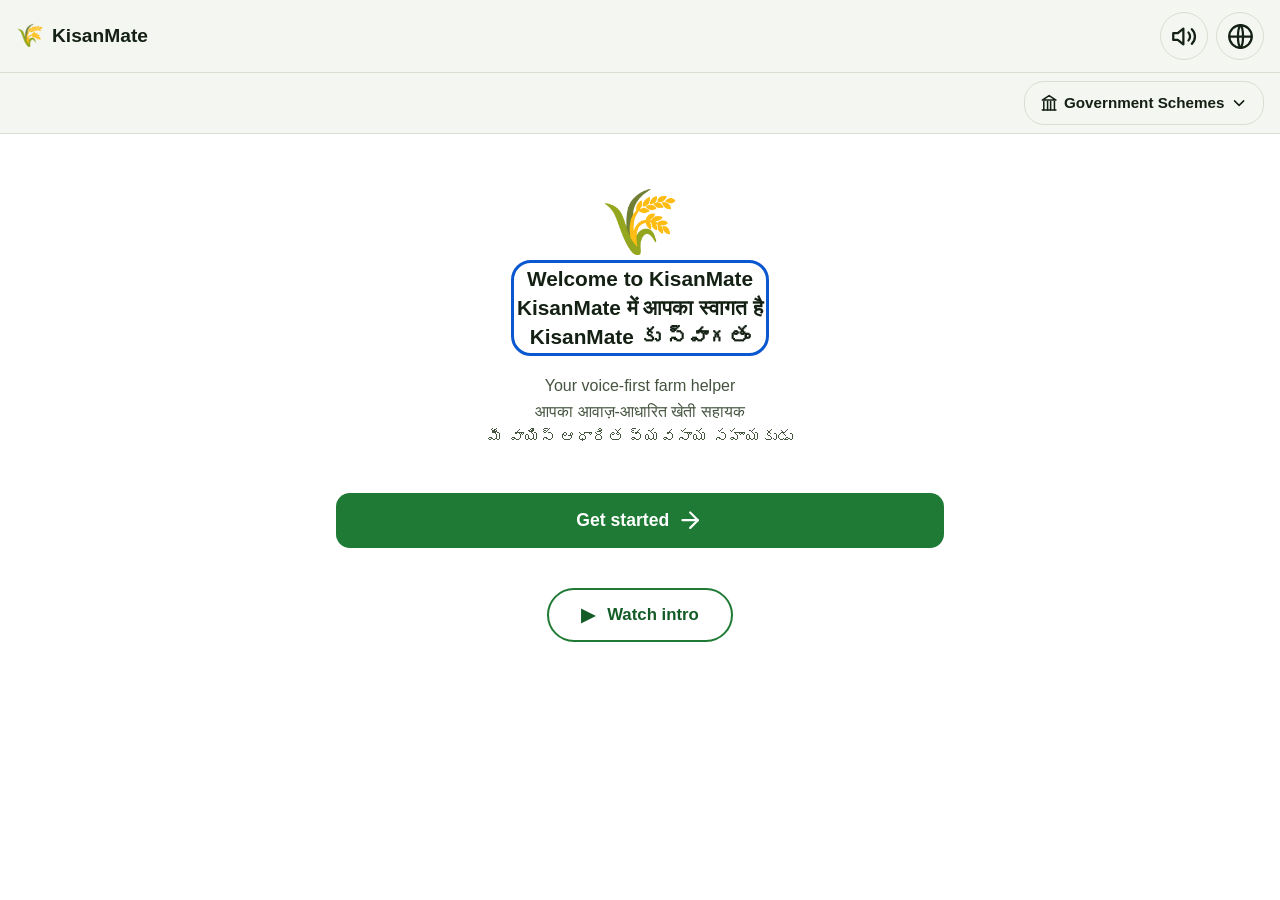
<file: static/index.html>
<!doctype html>
<html lang="en">
<head>
<meta charset="utf-8">
<meta name="viewport" content="width=device-width, initial-scale=1, viewport-fit=cover">
<meta name="theme-color" content="#1E7A34">
<title>KisanMate</title>
<link rel="icon" href="data:image/svg+xml,%3Csvg xmlns='http://www.w3.org/2000/svg' viewBox='0 0 100 100'%3E%3Ctext y='.9em' font-size='90'%3E%F0%9F%8C%BE%3C/text%3E%3C/svg%3E">
<link rel="stylesheet" href="/static/css/styles.css">
</head>
<body>
<a class="skip-link" href="#main-content" data-i18n="skipToContent">Skip to main content</a>

<svg xmlns="http://www.w3.org/2000/svg" class="icon-sprite" aria-hidden="true" focusable="false">
  <symbol id="icon-mic" viewBox="0 0 24 24" fill="none" stroke="currentColor" stroke-width="2" stroke-linecap="round" stroke-linejoin="round">
    <path d="M12 1a3 3 0 0 0-3 3v8a3 3 0 0 0 6 0V4a3 3 0 0 0-3-3z"/>
    <path d="M19 10v1a7 7 0 0 1-14 0v-1"/>
    <line x1="12" y1="18" x2="12" y2="22"/>
    <line x1="8" y1="22" x2="16" y2="22"/>
  </symbol>
  <symbol id="icon-camera" viewBox="0 0 24 24" fill="none" stroke="currentColor" stroke-width="2" stroke-linecap="round" stroke-linejoin="round">
    <path d="M23 19a2 2 0 0 1-2 2H3a2 2 0 0 1-2-2V8a2 2 0 0 1 2-2h4l2-3h6l2 3h4a2 2 0 0 1 2 2z"/>
    <circle cx="12" cy="13" r="4"/>
  </symbol>
  <symbol id="icon-sprout" viewBox="0 0 24 24" fill="none" stroke="currentColor" stroke-width="2" stroke-linecap="round" stroke-linejoin="round">
    <path d="M12 21c-4-1-7-4-7-9 0-4 3-8 7-10 4 2 7 6 7 10 0 5-3 8-7 9z"/>
    <line x1="12" y1="21" x2="12" y2="9"/>
  </symbol>
  <symbol id="icon-bell" viewBox="0 0 24 24" fill="none" stroke="currentColor" stroke-width="2" stroke-linecap="round" stroke-linejoin="round">
    <path d="M18 8a6 6 0 0 0-12 0c0 7-3 9-3 9h18s-3-2-3-9"/>
    <path d="M13.73 21a2 2 0 0 1-3.46 0"/>
  </symbol>
  <symbol id="icon-globe" viewBox="0 0 24 24" fill="none" stroke="currentColor" stroke-width="2" stroke-linecap="round" stroke-linejoin="round">
    <circle cx="12" cy="12" r="10"/>
    <line x1="2" y1="12" x2="22" y2="12"/>
    <path d="M12 2c3 3 3 17 0 20"/>
    <path d="M12 2c-3 3-3 17 0 20"/>
  </symbol>
  <symbol id="icon-speaker" viewBox="0 0 24 24" fill="none" stroke="currentColor" stroke-width="2" stroke-linecap="round" stroke-linejoin="round">
    <path d="M11 5 6 9H2v6h4l5 4z"/>
    <path d="M15.5 8.5a5 5 0 0 1 0 7"/>
    <path d="M18.5 5.5a9 9 0 0 1 0 13"/>
  </symbol>
  <symbol id="icon-speaker-mute" viewBox="0 0 24 24" fill="none" stroke="currentColor" stroke-width="2" stroke-linecap="round" stroke-linejoin="round">
    <path d="M11 5 6 9H2v6h4l5 4z"/>
    <line x1="16" y1="9" x2="22" y2="15"/>
    <line x1="22" y1="9" x2="16" y2="15"/>
  </symbol>
  <symbol id="icon-refresh" viewBox="0 0 24 24" fill="none" stroke="currentColor" stroke-width="2" stroke-linecap="round" stroke-linejoin="round">
    <path d="M21 12a9 9 0 1 1-3-6.7"/>
    <polyline points="21 3 21 9 15 9"/>
  </symbol>
  <symbol id="icon-flag" viewBox="0 0 24 24" fill="none" stroke="currentColor" stroke-width="2" stroke-linecap="round" stroke-linejoin="round">
    <path d="M4 3v18"/>
    <path d="M4 4h15l-3 5 3 5H4"/>
  </symbol>
  <symbol id="icon-check-circle" viewBox="0 0 24 24" fill="none" stroke="currentColor" stroke-width="2" stroke-linecap="round" stroke-linejoin="round">
    <circle cx="12" cy="12" r="10"/>
    <polyline points="8 12 11 15 16 9"/>
  </symbol>
  <symbol id="icon-alert-triangle" viewBox="0 0 24 24" fill="none" stroke="currentColor" stroke-width="2" stroke-linecap="round" stroke-linejoin="round">
    <path d="M12 2 1 21h22z"/>
    <line x1="12" y1="9" x2="12" y2="13"/>
    <line x1="12" y1="17" x2="12.01" y2="17"/>
  </symbol>
  <symbol id="icon-alert-octagon" viewBox="0 0 24 24" fill="none" stroke="currentColor" stroke-width="2" stroke-linecap="round" stroke-linejoin="round">
    <polygon points="7.86 2 16.14 2 22 7.86 22 16.14 16.14 22 7.86 22 2 16.14 2 7.86"/>
    <line x1="12" y1="8" x2="12" y2="12"/>
    <line x1="12" y1="16" x2="12.01" y2="16"/>
  </symbol>
  <symbol id="icon-info-circle" viewBox="0 0 24 24" fill="none" stroke="currentColor" stroke-width="2" stroke-linecap="round" stroke-linejoin="round">
    <circle cx="12" cy="12" r="10"/>
    <line x1="12" y1="16" x2="12" y2="12"/>
    <line x1="12" y1="8" x2="12.01" y2="8"/>
  </symbol>
  <symbol id="icon-spinner" viewBox="0 0 24 24" fill="none" stroke="currentColor" stroke-width="2" stroke-linecap="round">
    <circle cx="12" cy="12" r="10" opacity="0.25"/>
    <path d="M12 2a10 10 0 0 1 10 10"/>
  </symbol>
  <symbol id="icon-home" viewBox="0 0 24 24" fill="none" stroke="currentColor" stroke-width="2" stroke-linecap="round" stroke-linejoin="round">
    <path d="M3 11l9-8 9 8"/>
    <path d="M5 10v10h14V10"/>
  </symbol>
  <symbol id="icon-arrow-right" viewBox="0 0 24 24" fill="none" stroke="currentColor" stroke-width="2" stroke-linecap="round" stroke-linejoin="round">
    <line x1="5" y1="12" x2="19" y2="12"/>
    <polyline points="12 5 19 12 12 19"/>
  </symbol>
  <symbol id="icon-phone" viewBox="0 0 24 24" fill="none" stroke="currentColor" stroke-width="2" stroke-linecap="round" stroke-linejoin="round">
    <path d="M22 16.9v3a2 2 0 0 1-2.2 2 19.8 19.8 0 0 1-8.6-3.1 19.5 19.5 0 0 1-6-6A19.8 19.8 0 0 1 2.1 4.2 2 2 0 0 1 4.1 2h3a2 2 0 0 1 2 1.7c.1.9.3 1.8.6 2.6a2 2 0 0 1-.5 2.1L8.1 9.6a16 16 0 0 0 6 6l1.2-1.2a2 2 0 0 1 2.1-.5c.8.3 1.7.5 2.6.6a2 2 0 0 1 1.7 2z"/>
  </symbol>
  <symbol id="icon-logout" viewBox="0 0 24 24" fill="none" stroke="currentColor" stroke-width="2" stroke-linecap="round" stroke-linejoin="round">
    <path d="M9 21H5a2 2 0 0 1-2-2V5a2 2 0 0 1 2-2h4"/>
    <polyline points="16 17 21 12 16 7"/>
    <line x1="21" y1="12" x2="9" y2="12"/>
  </symbol>
  <symbol id="icon-user" viewBox="0 0 24 24" fill="none" stroke="currentColor" stroke-width="2" stroke-linecap="round" stroke-linejoin="round">
    <path d="M20 21v-2a4 4 0 0 0-4-4H8a4 4 0 0 0-4 4v2"/>
    <circle cx="12" cy="7" r="4"/>
  </symbol>
  <symbol id="icon-pin" viewBox="0 0 24 24" fill="none" stroke="currentColor" stroke-width="2" stroke-linecap="round" stroke-linejoin="round">
    <path d="M21 10c0 7-9 13-9 13s-9-6-9-13a9 9 0 0 1 18 0z"/>
    <circle cx="12" cy="10" r="3"/>
  </symbol>
  <symbol id="icon-plus" viewBox="0 0 24 24" fill="none" stroke="currentColor" stroke-width="2" stroke-linecap="round" stroke-linejoin="round">
    <line x1="12" y1="5" x2="12" y2="19"/>
    <line x1="5" y1="12" x2="19" y2="12"/>
  </symbol>
  <symbol id="icon-x" viewBox="0 0 24 24" fill="none" stroke="currentColor" stroke-width="2" stroke-linecap="round" stroke-linejoin="round">
    <line x1="18" y1="6" x2="6" y2="18"/>
    <line x1="6" y1="6" x2="18" y2="18"/>
  </symbol>
  <symbol id="icon-bank" viewBox="0 0 24 24" fill="none" stroke="currentColor" stroke-width="2" stroke-linecap="round" stroke-linejoin="round">
    <line x1="3" y1="21" x2="21" y2="21"/>
    <line x1="5" y1="21" x2="5" y2="10"/>
    <line x1="10" y1="21" x2="10" y2="10"/>
    <line x1="14" y1="21" x2="14" y2="10"/>
    <line x1="19" y1="21" x2="19" y2="10"/>
    <polygon points="12 2 21 8 3 8"/>
  </symbol>
  <symbol id="icon-chevron-down" viewBox="0 0 24 24" fill="none" stroke="currentColor" stroke-width="2" stroke-linecap="round" stroke-linejoin="round">
    <polyline points="6 9 12 15 18 9"/>
  </symbol>
</svg>

<header class="app-header">
  <div class="app-header-brand">
    <span class="app-header-emoji" aria-hidden="true">🌾</span>
    <span class="app-header-title" data-i18n="appName">KisanMate</span>
  </div>
  <div class="app-header-actions">
    <button type="button" id="mute-tts-btn" class="icon-btn" aria-pressed="false" aria-label="Mute voice replies">
      <svg class="icon" aria-hidden="true"><use id="mute-tts-icon" href="#icon-speaker"></use></svg>
    </button>
    <button type="button" id="change-language-btn" class="icon-btn" data-i18n-aria="changeLanguage" aria-label="Change language">
      <svg class="icon" aria-hidden="true"><use href="#icon-globe"></use></svg>
    </button>
    <button type="button" id="open-profile-btn" class="icon-btn" data-i18n-aria="profileTitle" aria-label="Your profile" hidden>
      <svg class="icon" aria-hidden="true"><use href="#icon-user"></use></svg>
    </button>
  </div>
</header>

<!-- Small, independent navigation dropdown to government farmer schemes. Purely
     informational (opens official scheme sites in a new tab); does not touch
     voice/mic state or any screen routing. -->
<div class="govt-schemes-bar">
  <div class="govt-schemes-dropdown">
    <button type="button" id="govt-schemes-btn" class="govt-schemes-btn"
            aria-haspopup="true" aria-expanded="false" aria-controls="govt-schemes-menu">
      <svg class="icon" aria-hidden="true"><use href="#icon-bank"></use></svg>
      <span data-i18n="govtSchemes">Government Schemes</span>
      <svg class="icon govt-schemes-chevron" aria-hidden="true"><use href="#icon-chevron-down"></use></svg>
    </button>
    <ul id="govt-schemes-menu" class="govt-schemes-menu" role="menu" hidden
        aria-labelledby="govt-schemes-btn" data-i18n-aria="govtSchemesMenuLabel" aria-label="Government schemes menu">
      <li role="none">
        <a role="menuitem" class="govt-scheme-link" href="https://pmkisan.gov.in/" target="_blank" rel="noopener noreferrer" data-i18n="govtSchemePmKisan">PM-KISAN (Kisan Nidhi)</a>
      </li>
      <li role="none">
        <a role="menuitem" class="govt-scheme-link" href="https://pmfby.gov.in/" target="_blank" rel="noopener noreferrer" data-i18n="govtSchemePmfby">Crop Insurance (Kisan Beema)</a>
      </li>
      <li role="none">
        <a role="menuitem" class="govt-scheme-link" href="https://soilhealth.dac.gov.in/" target="_blank" rel="noopener noreferrer" data-i18n="govtSchemeSoilHealth">Soil Health Card</a>
      </li>
    </ul>
  </div>
</div>

<main id="main-content">
  <!-- Screen 0: welcome / landing -->
  <section id="screen-welcome" aria-labelledby="welcome-heading">
    <div class="welcome-hero">
      <span class="welcome-emoji" aria-hidden="true">🌾</span>
      <h1 id="welcome-heading" class="multi-script-heading">
        <span lang="en">Welcome to KisanMate</span>
        <span lang="hi">KisanMate में आपका स्वागत है</span>
        <span lang="te">KisanMate కు స్వాగతం</span>
      </h1>
      <p class="welcome-sub multi-script-sub">
        <span lang="en">Your voice-first farm helper</span>
        <span lang="hi">आपका आवाज़-आधारित खेती सहायक</span>
        <span lang="te">మీ వాయిస్ ఆధారిత వ్యవసాయ సహాయకుడు</span>
      </p>
    </div>
    <button type="button" id="welcome-start-btn" class="btn btn-primary btn-block">
      <span data-i18n="getStarted">Get started</span>
      <svg class="icon" aria-hidden="true"><use href="#icon-arrow-right"></use></svg>
    </button>
    <button type="button" id="watch-intro-btn-welcome" class="demo-launch demo-launch-secondary">
      <span class="demo-launch-icon" aria-hidden="true">▶</span>
      <span data-i18n="watchIntro">Watch intro</span>
    </button>
  </section>

  <!-- Screen 1: language picker -->
  <section id="screen-language" hidden aria-labelledby="language-heading">
    <h1 id="language-heading" class="multi-script-heading">
      <span lang="en">Choose your language</span>
      <span lang="hi">अपनी भाषा चुनें</span>
      <span lang="te">మీ భాషను ఎంచుకోండి</span>
    </h1>
    <div class="lang-grid">
      <button type="button" class="lang-card" data-lang="en" lang="en">
        <span class="lang-card-emoji" aria-hidden="true">🌐</span>
        <span class="lang-card-name">English</span>
      </button>
      <button type="button" class="lang-card" data-lang="hi" lang="hi">
        <span class="lang-card-emoji" aria-hidden="true">🌐</span>
        <span class="lang-card-name">हिंदी</span>
      </button>
      <button type="button" class="lang-card" data-lang="te" lang="te">
        <span class="lang-card-emoji" aria-hidden="true">🌐</span>
        <span class="lang-card-name">తెలుగు</span>
      </button>
    </div>
    <button type="button" id="language-next-btn" class="btn btn-primary btn-block" data-i18n-aria="continueLabel" disabled>
      <span data-i18n="continueLabel">Continue</span>
      <svg class="icon" aria-hidden="true"><use href="#icon-arrow-right"></use></svg>
    </button>
  </section>

  <!-- Screen 1b: phone entry -->
  <section id="screen-phone" hidden aria-labelledby="phone-heading">
    <h1 id="phone-heading" data-i18n="phoneTitle">Sign in with your phone</h1>
    <p data-i18n="phoneInstruction">Enter your phone number and we'll send you a code.</p>
    <form id="phone-form" novalidate>
      <label class="field-label" for="phone-input" data-i18n="phoneLabel">Phone number</label>
      <div class="phone-input-wrap">
        <span class="phone-prefix" aria-hidden="true">+91</span>
        <input type="tel" id="phone-input" class="text-input" inputmode="numeric"
               autocomplete="tel" maxlength="10" placeholder="10-digit mobile number"
               data-i18n-placeholder="phonePlaceholder">
      </div>
      <p id="phone-hint" class="hint-text" aria-live="polite"></p>
      <button type="submit" id="send-otp-btn" class="btn btn-primary btn-block" data-i18n="sendCode">Send code</button>
    </form>
    <button type="button" id="phone-back-btn" class="btn btn-secondary btn-block" data-i18n="back">Back</button>
    <div class="login-links">
      <button type="button" id="watch-intro-btn" class="link-btn" data-i18n="watchIntro">Watch intro</button>
      <a href="/admin" class="link-btn" data-i18n="officerSignIn">RSK officer sign-in</a>
    </div>
  </section>

  <!-- Screen 1c: OTP entry -->
  <section id="screen-otp" hidden aria-labelledby="otp-heading">
    <h1 id="otp-heading" data-i18n="otpTitle">Enter the code</h1>
    <p id="otp-sent-to" class="text-muted"></p>
    <div id="demo-otp-banner" class="demo-otp-banner" aria-live="polite">
      <span data-i18n="demoOtpLabel">Demo OTP</span>: <span id="demo-otp-code" class="demo-otp-code"></span>
    </div>
    <form id="otp-form" novalidate>
      <label class="field-label" for="otp-input" data-i18n="otpLabel">4-digit code</label>
      <input type="text" id="otp-input" class="text-input otp-input" inputmode="numeric"
             autocomplete="one-time-code" maxlength="4" placeholder="––––">
      <p id="otp-hint" class="hint-text" aria-live="polite"></p>
      <button type="submit" id="verify-otp-btn" class="btn btn-primary btn-block" data-i18n="verifyCode">Verify &amp; continue</button>
    </form>
    <button type="button" id="otp-back-btn" class="btn btn-secondary btn-block" data-i18n="changeNumber">Change number</button>
  </section>

  <!-- Screen 1d: profile setup wizard (new farmers) -->
  <section id="screen-profile-setup" hidden aria-labelledby="setup-heading">
    <h1 id="setup-heading" data-i18n="setupTitle">Let's set up your farm</h1>
    <div class="setup-progress" aria-hidden="true"><span id="setup-progress-fill"></span></div>
    <p id="setup-step-label" class="text-muted" aria-live="polite"></p>

    <!-- Step 1: location -->
    <div id="setup-step-location" class="setup-step">
      <h2 data-i18n="locationQuestion">Where is your farm?</h2>
      <p class="text-muted" data-i18n="locationHelp">We use this to warn you about risks near you.</p>
      <button type="button" id="setup-use-location-btn" class="btn btn-primary btn-block">
        <svg class="icon" aria-hidden="true"><use href="#icon-pin"></use></svg>
        <span data-i18n="useMyLocation">Use my location</span>
      </button>
      <p id="setup-location-status" class="location-status" aria-live="polite"></p>
      <label class="field-label" for="setup-place-input" data-i18n="districtLabel">Or type your village / town / district</label>
      <div class="place-search">
        <input id="setup-place-input" class="text-input" type="text" autocomplete="off"
               role="combobox" aria-autocomplete="list" aria-expanded="false" aria-controls="setup-place-suggestions"
               data-i18n-placeholder="districtPlaceholder" placeholder="Type a place, e.g. Kanpur">
        <ul id="setup-place-suggestions" class="place-suggestions" role="listbox" hidden></ul>
      </div>
      <button type="button" id="setup-location-next" class="btn btn-secondary btn-block setup-next" data-i18n="next">Next</button>
    </div>

    <!-- Step 2: soil -->
    <div id="setup-step-soil" class="setup-step" hidden>
      <h2 data-i18n="soilQuestion">What is your soil like?</h2>
      <div id="setup-soil-options" class="chip-group chip-group-lg"></div>
      <p id="setup-soil-hint" class="hint-text" aria-live="polite"></p>
      <div class="setup-nav">
        <button type="button" id="setup-soil-back" class="btn btn-secondary" data-i18n="back">Back</button>
        <button type="button" id="setup-soil-next" class="btn btn-primary" data-i18n="next">Next</button>
      </div>
    </div>

    <!-- Step 3: crops -->
    <div id="setup-step-crops" class="setup-step" hidden>
      <h2 data-i18n="cropsQuestion">What are you growing now?</h2>
      <p class="text-muted" data-i18n="currentCropsHelp">Add each crop and the date you planted it.</p>
      <div id="setup-crops-list" class="crops-editor"></div>
      <button type="button" id="setup-add-crop" class="btn btn-secondary btn-block">
        <svg class="icon" aria-hidden="true"><use href="#icon-plus"></use></svg>
        <span data-i18n="addCrop">Add a crop</span>
      </button>
      <p id="setup-crops-hint" class="hint-text" aria-live="polite"></p>
      <div class="setup-nav">
        <button type="button" id="setup-crops-back" class="btn btn-secondary" data-i18n="back">Back</button>
        <button type="button" id="setup-finish-btn" class="btn btn-primary" data-i18n="finishSetup">Finish</button>
      </div>
    </div>
  </section>

  <!-- Screen 1e: profile page (editable, reachable any time) -->
  <section id="screen-profile" hidden aria-labelledby="profile-heading">
    <h1 id="profile-heading" data-i18n="profileTitle">Your profile</h1>

    <form id="profile-form" novalidate>
      <fieldset class="option-fieldset">
        <legend data-i18n="languageLabel">Language</legend>
        <div id="profile-lang-options" class="chip-group"></div>
      </fieldset>

      <fieldset class="option-fieldset">
        <legend data-i18n="locationLabel">Location</legend>
        <button type="button" id="profile-use-location-btn" class="btn btn-secondary btn-block">
          <svg class="icon" aria-hidden="true"><use href="#icon-pin"></use></svg>
          <span data-i18n="useMyLocation">Use my location</span>
        </button>
        <p id="profile-location-status" class="location-status" aria-live="polite"></p>
        <label class="field-label" for="profile-place-input" data-i18n="districtLabel">Or type your village / town / district</label>
        <div class="place-search">
          <input id="profile-place-input" class="text-input" type="text" autocomplete="off"
                 role="combobox" aria-autocomplete="list" aria-expanded="false" aria-controls="profile-place-suggestions"
                 data-i18n-placeholder="districtPlaceholder" placeholder="Type a place, e.g. Kanpur">
          <ul id="profile-place-suggestions" class="place-suggestions" role="listbox" hidden></ul>
        </div>
      </fieldset>

      <fieldset class="option-fieldset">
        <legend data-i18n="soilLabel">Soil type</legend>
        <div id="profile-soil-options" class="chip-group chip-group-lg"></div>
      </fieldset>

      <fieldset class="option-fieldset">
        <legend data-i18n="currentCropsLabel">Your crops</legend>
        <div id="profile-crops-list" class="crops-editor"></div>
        <button type="button" id="profile-add-crop" class="btn btn-secondary btn-block">
          <svg class="icon" aria-hidden="true"><use href="#icon-plus"></use></svg>
          <span data-i18n="addCrop">Add a crop</span>
        </button>
      </fieldset>

      <p id="profile-hint" class="hint-text" aria-live="polite"></p>
      <button type="submit" id="profile-save-btn" class="btn btn-primary btn-block" data-i18n="saveProfile">Save changes</button>
    </form>

    <button type="button" id="sign-out-btn" class="btn btn-outline btn-block">
      <svg class="icon" aria-hidden="true"><use href="#icon-logout"></use></svg>
      <span data-i18n="signOut">Sign out</span>
    </button>

    <div class="profile-demo">
      <h2 class="profile-demo-title" data-i18n="demoSectionTitle">Demo</h2>
      <div class="demo-launch-group">
        <button type="button" id="watch-intro-btn-profile" class="demo-launch">
          <span class="demo-launch-icon" aria-hidden="true">▶</span>
          <span data-i18n="watchIntro">Watch intro</span>
        </button>
        <button type="button" id="reset-demo-btn" class="demo-reset" data-i18n="resetDemo">Reset demo data</button>
      </div>
    </div>
  </section>

  <!-- Screen 2: home -->
  <section id="screen-home" hidden aria-labelledby="home-heading">
    <h1 id="home-heading" data-i18n="homeGreeting">Welcome</h1>
    <p class="tagline" data-i18n="assistantWelcome">🙏 Namaste — how can I help you today?</p>

    <!-- Proactive cycle-based reminders, computed on load from planting dates -->
    <section id="reminders-card" class="reminders-card" hidden aria-labelledby="reminders-heading">
      <h2 id="reminders-heading" class="reminders-heading">
        <span class="reminders-emoji" aria-hidden="true">🔔</span>
        <span data-i18n="remindersTitle">Reminders for you</span>
      </h2>
      <ul id="reminders-list" class="reminders-list"></ul>
    </section>

    <div class="mic-wrap">
      <button type="button" id="mic-btn" class="mic-btn" aria-pressed="false" aria-labelledby="mic-status-text">
        <svg class="icon icon-lg" aria-hidden="true"><use href="#icon-mic"></use></svg>
      </button>
      <p id="mic-status-text" class="mic-status-text" data-i18n="tapAndSpeak">Tap and speak</p>
      <p id="mic-hint" class="mic-hint" aria-live="polite"></p>
    </div>

    <form id="assistant-text-form" class="recommend-text-form" novalidate>
      <label class="field-label" for="assistant-text-input" data-i18n="orTypeQuestion">Or type your question</label>
      <input type="text" id="assistant-text-input" class="text-input" autocomplete="off"
             data-i18n-placeholder="assistantQuestionPlaceholder" placeholder="e.g. what should I grow after tomatoes?">
      <button type="submit" id="assistant-ask-btn" class="btn btn-primary btn-block" data-i18n="askBtn">Ask</button>
    </form>

    <div id="assistant-chips" class="assistant-chips">
      <button type="button" class="example-chip" data-chip="chipGrow" data-i18n="chipGrow">What should I grow?</button>
      <button type="button" class="example-chip" data-chip="chipMandi" data-i18n="chipMandi">Today's tomato price</button>
      <button type="button" class="example-chip" data-chip="chipFertilizer" data-i18n="chipFertilizer">Which fertiliser for my crop?</button>
      <button type="button" class="example-chip" data-chip="chipWeather" data-i18n="chipWeather">Will it rain this week?</button>
    </div>

    <div id="assistant-thinking" hidden class="thinking-state">
      <svg class="icon icon-lg spinner-icon" aria-hidden="true"><use href="#icon-spinner"></use></svg>
      <p data-i18n="thinking">Thinking...</p>
    </div>

    <div id="assistant-answer" hidden class="result-card" aria-live="polite">
      <p id="assistant-question" class="recommend-question" hidden></p>
      <p id="assistant-answer-text"></p>
      <ul id="assistant-citations" class="assistant-citations" hidden></ul>
      <div class="result-actions">
        <button type="button" id="assistant-play-btn" class="btn btn-secondary">
          <svg class="icon" aria-hidden="true"><use href="#icon-speaker"></use></svg>
          <span data-i18n="playAudio">Play</span>
        </button>
        <button type="button" id="assistant-ask-again-btn" class="btn btn-secondary" data-i18n="askAgain">Ask again</button>
      </div>
    </div>

    <div class="home-actions">
      <button type="button" id="go-diagnose-btn" class="action-card">
        <svg class="icon icon-md" aria-hidden="true"><use href="#icon-camera"></use></svg>
        <span class="action-card-title" data-i18n="diagnoseCardTitle">Diagnose my crop</span>
        <span class="action-card-sub" data-i18n="diagnoseCardSub">Take a photo of your plant</span>
      </button>
    </div>
  </section>

  <!-- Screen 3: diagnose -->
  <section id="screen-diagnose" hidden aria-labelledby="diagnose-heading">
    <h1 id="diagnose-heading" data-i18n="diagnoseCardTitle">Diagnose my crop</h1>

    <div id="diagnose-body" aria-live="polite">
      <div id="diagnose-capture">
        <p data-i18n="diagnoseInstruction">Take or choose a clear photo of the leaf</p>

        <div id="capture-choices" class="capture-choices">
          <button type="button" id="open-camera-btn" class="file-btn">
            <svg class="icon" aria-hidden="true"><use href="#icon-camera"></use></svg>
            <span data-i18n="takePhoto">Take photo</span>
          </button>
          <input type="file" id="photo-input" accept="image/*" class="visually-hidden-input">
          <label for="photo-input" class="file-btn">
            <svg class="icon" aria-hidden="true"><use href="#icon-sprout"></use></svg>
            <span data-i18n="uploadPhoto">Upload</span>
          </label>
        </div>

        <div id="camera-view" class="camera-view" hidden>
          <video id="camera-video" class="camera-video" autoplay playsinline muted
                 data-i18n-aria="cameraLivePreview" aria-label="Live camera preview"></video>
          <div class="camera-actions">
            <button type="button" id="capture-photo-btn" class="btn btn-primary">
              <svg class="icon" aria-hidden="true"><use href="#icon-camera"></use></svg>
              <span data-i18n="capturePhoto">Capture</span>
            </button>
            <button type="button" id="cancel-camera-btn" class="btn btn-secondary" data-i18n="cancel">Cancel</button>
          </div>
        </div>
        <canvas id="camera-canvas" hidden></canvas>

        <div id="photo-preview-wrap" hidden>
          <img id="photo-preview" alt="" data-i18n-alt="photoPreviewAlt" class="photo-preview">
          <button type="button" id="change-photo-btn" class="btn btn-secondary" data-i18n="changePhoto">Choose a different photo</button>
        </div>

        <button type="button" id="submit-diagnose-btn" class="btn btn-primary btn-block" disabled data-i18n="submitDiagnose">Check my crop</button>
      </div>

      <div id="diagnose-thinking" hidden class="thinking-state">
        <svg class="icon icon-lg spinner-icon" aria-hidden="true"><use href="#icon-spinner"></use></svg>
        <p data-i18n="thinking">Thinking...</p>
        <p class="text-muted" data-i18n="thinkingSub">This can take a few seconds</p>
      </div>

      <div id="diagnose-result" hidden class="result-card">
        <div id="result-status-pill" class="status-pill">
          <svg class="icon" aria-hidden="true"><use id="result-status-icon" href="#icon-check-circle"></use></svg>
          <span id="result-status-text"></span>
        </div>
        <h2 id="result-condition" class="result-condition"></h2>

        <div id="confidence-block" class="confidence-block">
          <span class="confidence-label" data-i18n="confidenceLabel">How sure we are</span>
          <div id="confidence-segments" class="segment-row" role="img"></div>
          <span id="confidence-word" class="confidence-word"></span>
        </div>

        <!-- Structured explanation: what / why / what-to-do, rendered cleanly -->
        <div id="result-explanation">
          <div class="explain-block" id="explain-what-block">
            <span class="explain-label" data-i18n="explainWhat">What this is</span>
            <p id="explain-what"></p>
          </div>
          <div class="explain-block" id="explain-why-block">
            <span class="explain-label" data-i18n="explainWhy">Why</span>
            <p id="explain-why"></p>
          </div>
          <div class="explain-block" id="explain-todo-block">
            <span class="explain-label" data-i18n="explainWhatToDo">What to do</span>
            <p id="explain-todo"></p>
          </div>
        </div>
        <!-- Fallback single-paragraph advice (used when no structured explanation) -->
        <div class="advice-block" id="advice-block-fallback" hidden>
          <span class="advice-label" data-i18n="adviceLabel">What to do</span>
          <p id="result-message"></p>
        </div>

        <div class="result-actions">
          <button type="button" id="play-audio-btn" class="btn btn-secondary">
            <svg class="icon" aria-hidden="true"><use href="#icon-speaker"></use></svg>
            <span data-i18n="playAudio">Play</span>
          </button>
          <button type="button" id="new-photo-btn" class="btn btn-secondary">
            <svg class="icon" aria-hidden="true"><use href="#icon-camera"></use></svg>
            <span data-i18n="newPhoto">New Photo</span>
          </button>
        </div>
        <button type="button" id="not-right-btn" class="btn btn-outline btn-block">
          <svg class="icon" aria-hidden="true"><use href="#icon-flag"></use></svg>
          <span data-i18n="notRight">This isn't right</span>
        </button>
        <p id="dispute-thanks" class="dispute-thanks" hidden></p>
      </div>

      <div id="diagnose-error" hidden class="error-state">
        <svg class="icon icon-lg" aria-hidden="true"><use href="#icon-alert-triangle"></use></svg>
        <p id="diagnose-error-msg"></p>
        <button type="button" id="diagnose-retry-btn" class="btn btn-primary">
          <svg class="icon" aria-hidden="true"><use href="#icon-refresh"></use></svg>
          <span data-i18n="retry">Try again</span>
        </button>
      </div>
    </div>
  </section>

  <!-- Screen 4: alerts -->
  <section id="screen-alerts" hidden aria-labelledby="alerts-heading">
    <h1 id="alerts-heading" data-i18n="alertsTitle">Your Alerts</h1>

    <div id="alerts-body" aria-live="polite">
      <div id="alerts-loading" class="thinking-state">
        <svg class="icon icon-lg spinner-icon" aria-hidden="true"><use href="#icon-spinner"></use></svg>
        <p data-i18n="loading">Loading...</p>
      </div>

      <ul id="alerts-list" class="alerts-list" hidden></ul>

      <div id="alerts-empty" hidden class="empty-state">
        <svg class="icon icon-lg" aria-hidden="true"><use href="#icon-check-circle"></use></svg>
        <p data-i18n="alertsEmpty">No alerts right now. We'll let you know if there's a risk near your farm.</p>
      </div>

      <div id="alerts-error" hidden class="error-state">
        <svg class="icon icon-lg" aria-hidden="true"><use href="#icon-alert-triangle"></use></svg>
        <p id="alerts-error-msg"></p>
        <button type="button" id="alerts-retry-btn" class="btn btn-primary">
          <svg class="icon" aria-hidden="true"><use href="#icon-refresh"></use></svg>
          <span data-i18n="retry">Try again</span>
        </button>
      </div>
    </div>
  </section>

  <!-- Screen 5: my reports (past diagnoses + any RSK officer verdict) -->
  <section id="screen-reports" hidden aria-labelledby="reports-heading">
    <h1 id="reports-heading" data-i18n="reportsTitle">Your Reports</h1>

    <div id="reports-body" aria-live="polite">
      <div id="reports-loading" class="thinking-state">
        <svg class="icon icon-lg spinner-icon" aria-hidden="true"><use href="#icon-spinner"></use></svg>
        <p data-i18n="loading">Loading...</p>
      </div>

      <ul id="reports-list" class="alerts-list" hidden></ul>

      <div id="reports-empty" hidden class="empty-state">
        <svg class="icon icon-lg" aria-hidden="true"><use href="#icon-check-circle"></use></svg>
        <p data-i18n="reportsEmpty">You haven't diagnosed a crop yet.</p>
      </div>

      <div id="reports-error" hidden class="error-state">
        <svg class="icon icon-lg" aria-hidden="true"><use href="#icon-alert-triangle"></use></svg>
        <p id="reports-error-msg"></p>
        <button type="button" id="reports-retry-btn" class="btn btn-primary">
          <svg class="icon" aria-hidden="true"><use href="#icon-refresh"></use></svg>
          <span data-i18n="retry">Try again</span>
        </button>
      </div>
    </div>
  </section>

</main>

<nav class="bottom-nav" id="bottom-nav" aria-label="Main" hidden>
  <button type="button" class="nav-btn" data-target="home">
    <svg class="icon" aria-hidden="true"><use href="#icon-home"></use></svg>
    <span data-i18n="navHome">Home</span>
  </button>
  <button type="button" class="nav-btn" data-target="diagnose">
    <svg class="icon" aria-hidden="true"><use href="#icon-camera"></use></svg>
    <span data-i18n="navDiagnose">Diagnose</span>
  </button>
  <button type="button" class="nav-btn" data-target="reports">
    <svg class="icon" aria-hidden="true"><use href="#icon-check-circle"></use></svg>
    <span data-i18n="navReports">Reports</span>
  </button>
  <button type="button" class="nav-btn" data-target="alerts">
    <svg class="icon" aria-hidden="true"><use href="#icon-bell"></use></svg>
    <span data-i18n="navAlerts">Alerts</span>
  </button>
</nav>

<!-- Cinematic intro: scripted, pre-staged scenes (no live AI), auto-advancing -->
<div id="intro-overlay" class="intro-overlay" hidden role="region" aria-label="KisanMate intro">
  <button type="button" id="intro-skip-btn" class="intro-skip" data-i18n="skipIntro">Skip intro</button>
  <div id="intro-stage" class="intro-stage" aria-hidden="true"></div>
  <div class="intro-caption-bar">
    <div class="intro-progress" aria-hidden="true"><span id="intro-progress-fill"></span></div>
    <p id="intro-caption" class="intro-caption" aria-live="polite"></p>
  </div>
</div>

<!-- One-time popup: an RSK officer has reviewed the farmer's case -->
<div id="verdict-modal" class="verdict-modal" hidden role="dialog" aria-modal="true" aria-labelledby="verdict-modal-title">
  <div class="verdict-modal-card">
    <svg class="icon icon-lg verdict-modal-icon" aria-hidden="true"><use href="#icon-check-circle"></use></svg>
    <h2 id="verdict-modal-title" class="verdict-modal-title" data-i18n="verdictModalTitle">An officer reviewed your crop</h2>
    <p id="verdict-modal-body" class="verdict-modal-body"></p>
    <button type="button" id="verdict-modal-view-btn" class="btn btn-primary btn-block" data-i18n="verdictModalView">See details</button>
    <button type="button" id="verdict-modal-dismiss-btn" class="btn btn-secondary btn-block" data-i18n="verdictModalDismiss">Close</button>
  </div>
</div>

<div id="toast" role="status" aria-live="polite" class="toast"></div>

<script src="/static/js/strings.js"></script>
<script src="/static/js/speech.js"></script>
<script src="/static/js/api.js"></script>
<script src="/static/js/app.js"></script>
</body>
</html>
</file>
<file: static/css/styles.css>
/* KisanMate — mobile-first, plain CSS, no build step.
   Design goals: works on a low-end Android phone, minimum 48px touch
   targets, >=18px body text, high contrast in light AND dark, respects
   prefers-reduced-motion, color is never the only signal. */

/* ---------- design tokens ---------------------------------------------- */

:root {
  color-scheme: light dark;

  --bg: #ffffff;
  --surface: #f3f6f1;
  --surface-alt: #eaf0e6;
  --text: #142013;
  --text-muted: #45543f;
  --border: #d7dfd2;

  --primary: #1e7a34;
  --primary-strong: #145c27;
  --on-primary: #ffffff;

  --focus-ring: #0b57d0;

  --danger: #b3261e;
  --danger-bg: #fcecea;

  --watch: #0b5fa5;
  --watch-bg: #e6f1fb;
  --warning: #8a5a00;
  --warning-bg: #fff3d6;
  --alert: #b3261e;
  --alert-bg: #fceaea;

  --radius-md: 14px;
  --radius-lg: 20px;
  --space-1: 0.5rem;
  --space-2: 0.75rem;
  --space-3: 1rem;
  --space-4: 1.5rem;
  --space-5: 2rem;
}

@media (prefers-color-scheme: dark) {
  :root {
    --bg: #10140f;
    --surface: #1b221a;
    --surface-alt: #232b21;
    --text: #f1f5ee;
    --text-muted: #c3cdbe;
    --border: #34402f;

    --primary: #6fcf87;
    --primary-strong: #8edda0;
    --on-primary: #0a2010;

    --focus-ring: #8ab4f8;

    --danger: #f2938c;
    --danger-bg: #3a1613;

    --watch: #8ec1f2;
    --watch-bg: #10233a;
    --warning: #ffc46b;
    --warning-bg: #3a2c0c;
    --alert: #f2938c;
    --alert-bg: #3a1613;
  }
}

/* ---------- reset & base ------------------------------------------------ */

*, *::before, *::after { box-sizing: border-box; }

html { font-size: 100%; -webkit-text-size-adjust: 100%; }

body {
  margin: 0;
  padding-bottom: calc(72px + env(safe-area-inset-bottom));
  background: var(--bg);
  color: var(--text);
  font-size: 1.125rem; /* 18px minimum body text */
  line-height: 1.5;
  font-family: -apple-system, "Segoe UI", Roboto, "Noto Sans", "Noto Sans Devanagari",
    "Noto Sans Telugu", Arial, sans-serif;
}

h1, h2 { line-height: 1.25; margin: 0 0 var(--space-2); }
h1 { font-size: 1.6rem; }
h2 { font-size: 1.35rem; }
p { margin: 0 0 var(--space-2); }

button, input { font: inherit; color: inherit; }

[hidden] { display: none !important; }

.icon-sprite { display: none; }

.icon { width: 1.5em; height: 1.5em; flex-shrink: 0; }
.icon-md { width: 2.25rem; height: 2.25rem; }
.icon-lg { width: 3rem; height: 3rem; }

.text-muted { color: var(--text-muted); }

/* ---------- accessibility helpers --------------------------------------- */

.skip-link {
  position: absolute;
  left: -9999px;
  top: 0;
  z-index: 100;
  background: var(--primary);
  color: var(--on-primary);
  padding: var(--space-2) var(--space-3);
  border-radius: 0 0 var(--radius-md) 0;
  font-weight: 600;
}
.skip-link:focus {
  left: 0;
}

.visually-hidden-input {
  position: absolute;
  width: 1px;
  height: 1px;
  padding: 0;
  margin: -1px;
  overflow: hidden;
  clip: rect(0, 0, 0, 0);
  white-space: nowrap;
  border: 0;
}

button:focus-visible,
a:focus-visible,
input:focus-visible,
[tabindex]:focus-visible {
  outline: 3px solid var(--focus-ring);
  outline-offset: 3px;
  border-radius: var(--radius-md);
}

/* custom-styled controls built from a visually-hidden input + sibling label
   still need a visible focus ring on the *label* when the real input is
   keyboard-focused */
.visually-hidden-input:focus-visible + label {
  outline: 3px solid var(--focus-ring);
  outline-offset: 3px;
}

@media (prefers-reduced-motion: reduce) {
  *, *::before, *::after {
    animation-duration: 0.001ms !important;
    animation-iteration-count: 1 !important;
    transition-duration: 0.001ms !important;
    scroll-behavior: auto !important;
  }
}

/* ---------- layout shell ------------------------------------------------- */

.app-header {
  display: flex;
  align-items: center;
  justify-content: space-between;
  padding: var(--space-2) var(--space-3);
  padding-top: calc(var(--space-2) + env(safe-area-inset-top));
  background: var(--surface);
  border-bottom: 1px solid var(--border);
  position: sticky;
  top: 0;
  z-index: 10;
}
.app-header-brand {
  display: flex;
  align-items: center;
  gap: var(--space-1);
  font-weight: 700;
  font-size: 1.2rem;
}
.app-header-emoji { font-size: 1.4rem; }

.app-header-actions { display: flex; align-items: center; gap: var(--space-1); }

.icon-btn {
  min-width: 48px;
  min-height: 48px;
  display: inline-flex;
  align-items: center;
  justify-content: center;
  background: transparent;
  border: 1px solid var(--border);
  border-radius: 50%;
  cursor: pointer;
}
.icon-btn:hover { background: var(--surface-alt); }
.icon-btn[aria-pressed="true"] {
  background: var(--surface-alt);
  border-color: var(--primary);
  color: var(--primary);
}

/* ---------- government schemes dropdown --------------------------------- */

.govt-schemes-bar {
  display: flex;
  justify-content: flex-end;
  padding: var(--space-1) var(--space-3);
  background: var(--surface);
  border-bottom: 1px solid var(--border);
}
.govt-schemes-dropdown { position: relative; }

.govt-schemes-btn {
  display: inline-flex;
  align-items: center;
  gap: 6px;
  min-height: 44px;
  padding: 0.4rem 0.9rem;
  background: transparent;
  border: 1px solid var(--border);
  border-radius: var(--radius-lg);
  font-size: 0.95rem;
  font-weight: 600;
  color: var(--text);
  cursor: pointer;
}
.govt-schemes-btn:hover { background: var(--surface-alt); }
.govt-schemes-btn .icon { width: 1.2em; height: 1.2em; }
.govt-schemes-chevron { transition: transform 0.15s ease; }
.govt-schemes-btn[aria-expanded="true"] .govt-schemes-chevron { transform: rotate(180deg); }

.govt-schemes-menu {
  list-style: none;
  margin: 6px 0 0;
  padding: var(--space-1) 0;
  position: absolute;
  right: 0;
  min-width: 240px;
  max-width: 80vw;
  background: var(--surface);
  border: 2px solid var(--border);
  border-radius: var(--radius-md);
  box-shadow: 0 6px 20px rgba(0, 0, 0, 0.15);
  z-index: 20;
}
.govt-scheme-link {
  display: flex;
  align-items: center;
  min-height: 48px;
  padding: var(--space-2) var(--space-3);
  color: var(--text);
  text-decoration: none;
}
.govt-scheme-link:hover,
.govt-scheme-link:focus-visible { background: var(--surface-alt); }

main {
  display: block;
  max-width: 640px;
  margin: 0 auto;
  padding: var(--space-4) var(--space-3);
}

section[id^="screen-"] > h1 { outline: none; }

/* ---------- bottom nav ---------------------------------------------------- */

.bottom-nav {
  position: fixed;
  left: 0;
  right: 0;
  bottom: 0;
  display: flex;
  background: var(--surface);
  border-top: 1px solid var(--border);
  padding-bottom: env(safe-area-inset-bottom);
  z-index: 10;
}
.nav-btn {
  flex: 1;
  min-height: 60px;
  display: flex;
  flex-direction: column;
  align-items: center;
  justify-content: center;
  gap: 2px;
  background: transparent;
  border: none;
  cursor: pointer;
  font-size: 0.85rem;
  color: var(--text-muted);
}
.nav-btn[aria-current="page"] {
  color: var(--primary-strong);
  font-weight: 700;
}

/* ---------- buttons -------------------------------------------------------- */

.btn {
  display: inline-flex;
  align-items: center;
  justify-content: center;
  gap: var(--space-1);
  min-height: 48px;
  padding: var(--space-2) var(--space-4);
  border-radius: var(--radius-md);
  border: 2px solid transparent;
  font-size: 1.1rem;
  font-weight: 600;
  cursor: pointer;
}
.btn-block { display: flex; width: 100%; }
.btn-primary { background: var(--primary); color: var(--on-primary); }
.btn-primary:hover { background: var(--primary-strong); }
.btn-primary:disabled { opacity: 0.5; cursor: not-allowed; }
.btn-secondary { background: var(--surface-alt); color: var(--text); border-color: var(--border); }
.btn-outline { background: transparent; color: var(--danger); border-color: var(--danger); }

/* ---------- language picker ------------------------------------------------- */

#screen-language { text-align: center; }

.multi-script-heading {
  display: flex;
  flex-direction: column;
  gap: 0.15em;
  font-size: 1.3rem;
}

.lang-grid {
  display: grid;
  gap: var(--space-3);
  margin-top: var(--space-4);
}
.lang-card {
  display: flex;
  align-items: center;
  gap: var(--space-3);
  min-height: 72px;
  padding: var(--space-3) var(--space-4);
  background: var(--surface);
  border: 2px solid var(--border);
  border-radius: var(--radius-lg);
  font-size: 1.4rem;
  font-weight: 600;
  cursor: pointer;
  text-align: left;
}
.lang-card[aria-current="true"] {
  border-color: var(--primary);
  background: var(--surface-alt);
}
.lang-card-emoji { font-size: 1.6rem; }

#language-next-btn { margin-top: var(--space-4); }

/* ---------- welcome / onboarding -------------------------------------------- */

#screen-welcome { text-align: center; }

.welcome-hero {
  display: flex;
  flex-direction: column;
  align-items: center;
  gap: var(--space-2);
  margin: var(--space-5) 0;
}
.welcome-emoji { font-size: 4rem; line-height: 1; }
.welcome-sub { color: var(--text-muted); }
.multi-script-sub {
  display: flex;
  flex-direction: column;
  gap: 0.1em;
  font-size: 1rem;
}
#welcome-start-btn { margin-bottom: var(--space-3); }

/* ---------- phone + OTP sign-in --------------------------------------------- */

.field-label {
  display: block;
  font-weight: 600;
  margin: var(--space-3) 0 var(--space-1);
}

.text-input {
  width: 100%;
  min-height: 52px;
  padding: var(--space-2) var(--space-3);
  font-size: 1.2rem;
  background: var(--surface);
  color: var(--text);
  border: 2px solid var(--border);
  border-radius: var(--radius-md);
}
.text-input:focus-visible {
  outline: 3px solid var(--focus-ring);
  outline-offset: 2px;
  border-color: var(--focus-ring);
}

.phone-input-wrap {
  display: flex;
  align-items: stretch;
  gap: var(--space-1);
}
.phone-prefix {
  display: inline-flex;
  align-items: center;
  padding: 0 var(--space-3);
  font-size: 1.2rem;
  font-weight: 600;
  background: var(--surface-alt);
  border: 2px solid var(--border);
  border-radius: var(--radius-md);
}
.phone-input-wrap .text-input { flex: 1; }

.otp-input {
  text-align: center;
  letter-spacing: 0.6em;
  font-size: 2rem;
  font-weight: 700;
}

.demo-otp-banner {
  margin: var(--space-3) 0;
  padding: var(--space-2) var(--space-3);
  background: var(--watch-bg);
  color: var(--watch);
  border: 1px dashed var(--watch);
  border-radius: var(--radius-md);
  font-weight: 600;
  text-align: center;
}
.demo-otp-code {
  font-size: 1.4rem;
  font-weight: 800;
  letter-spacing: 0.2em;
}

#screen-phone .btn-block,
#screen-otp .btn-block,
#screen-profile .btn-block { margin-top: var(--space-3); }

/* ---------- home ------------------------------------------------------------- */

#screen-home { text-align: center; }

/* proactive reminders card (top of home) */
.reminders-card {
  text-align: left;
  background: var(--surface);
  border: 2px solid var(--border);
  border-radius: var(--radius-lg);
  padding: var(--space-3);
  margin-bottom: var(--space-4);
}
.reminders-heading {
  display: flex;
  align-items: center;
  gap: var(--space-1);
  font-size: 1.15rem;
  margin: 0 0 var(--space-2);
}
.reminders-emoji { font-size: 1.3rem; }
.reminders-list { list-style: none; margin: 0; padding: 0; }
.reminder-item {
  display: flex;
  align-items: center;
  gap: var(--space-2);
  padding: var(--space-2) 0;
  border-top: 1px solid var(--border);
}
.reminder-item:first-child { border-top: none; }
.reminder-emoji { font-size: 1.5rem; flex-shrink: 0; }
.reminder-text { flex: 1; }
.reminder-badge {
  flex-shrink: 0;
  font-size: 0.85rem;
  font-weight: 700;
  padding: 2px var(--space-1);
  border-radius: 999px;
  background: var(--warning-bg);
  color: var(--warning);
}
.reminder-due .reminder-text { font-weight: 700; }

.tagline { color: var(--text-muted); margin-bottom: var(--space-4); }

.mic-wrap { margin-bottom: var(--space-5); }

.mic-btn {
  width: 128px;
  height: 128px;
  border-radius: 50%;
  background: var(--primary);
  color: var(--on-primary);
  border: none;
  display: inline-flex;
  align-items: center;
  justify-content: center;
  cursor: pointer;
  box-shadow: 0 4px 16px rgba(0, 0, 0, 0.15);
}
.mic-btn.mic-listening { background: var(--danger); }

@media (prefers-reduced-motion: no-preference) {
  .mic-btn.mic-listening {
    animation: mic-pulse 1.4s ease-in-out infinite;
  }
}
@keyframes mic-pulse {
  0%, 100% { box-shadow: 0 0 0 0 rgba(179, 38, 30, 0.35); }
  50% { box-shadow: 0 0 0 20px rgba(179, 38, 30, 0); }
}

.mic-status-text { margin-top: var(--space-2); font-weight: 600; font-size: 1.2rem; }
.mic-hint { color: var(--text-muted); min-height: 1.5em; }
.mic-hint:empty { display: none; }

.home-actions {
  display: grid;
  gap: var(--space-3);
  justify-content: center;
}
.action-card {
  display: flex;
  flex-direction: column;
  align-items: center;
  gap: var(--space-1);
  width: 100%;
  max-width: 320px;
  min-height: 120px;
  padding: var(--space-4);
  background: var(--surface);
  border: 2px solid var(--border);
  border-radius: var(--radius-lg);
  cursor: pointer;
  text-align: center;
}
.action-card-title { font-size: 1.2rem; font-weight: 700; }
.action-card-sub { color: var(--text-muted); font-size: 1rem; }

/* ---------- shared: card sections, thinking, error, empty states ------------ */

.thinking-state, .error-state, .empty-state {
  display: flex;
  flex-direction: column;
  align-items: center;
  text-align: center;
  gap: var(--space-2);
  padding: var(--space-5) var(--space-3);
}
.spinner-icon { color: var(--primary); }
@media (prefers-reduced-motion: no-preference) {
  .spinner-icon { animation: spin 0.9s linear infinite; }
}
@keyframes spin { to { transform: rotate(360deg); } }

.error-state .icon { color: var(--danger); }
.empty-state .icon { color: var(--primary); }

/* ---------- diagnose: capture ------------------------------------------------ */

.file-btn-wrap { margin-bottom: var(--space-3); }
.file-btn {
  display: flex;
  align-items: center;
  justify-content: center;
  gap: var(--space-1);
  min-height: 56px;
  padding: var(--space-2) var(--space-4);
  background: var(--surface-alt);
  border: 2px dashed var(--primary);
  border-radius: var(--radius-md);
  font-weight: 600;
  cursor: pointer;
}

/* Take photo / Upload side by side */
.capture-choices {
  display: grid;
  grid-template-columns: 1fr 1fr;
  gap: var(--space-2);
  margin-bottom: var(--space-3);
}
.capture-choices .file-btn { margin: 0; }

/* Live camera preview */
.camera-view { margin-bottom: var(--space-3); }
.camera-video {
  display: block;
  width: 100%;
  max-height: 320px;
  background: #000;
  border-radius: var(--radius-md);
  margin-bottom: var(--space-2);
}
.camera-actions { display: flex; gap: var(--space-2); }
.camera-actions .btn { flex: 1; }

.photo-preview {
  display: block;
  width: 100%;
  max-height: 280px;
  object-fit: cover;
  border-radius: var(--radius-md);
  margin-bottom: var(--space-2);
  border: 1px solid var(--border);
}

#photo-preview-wrap { margin-bottom: var(--space-3); }
#photo-preview-wrap .btn { width: 100%; margin-top: var(--space-2); }

/* ---------- diagnose: result -------------------------------------------------- */

.result-card {
  background: var(--surface);
  border: 1px solid var(--border);
  border-radius: var(--radius-lg);
  padding: var(--space-4);
}

.status-pill {
  display: inline-flex;
  align-items: center;
  gap: var(--space-1);
  padding: 0.35em 0.9em;
  border-radius: 999px;
  font-weight: 700;
  margin-bottom: var(--space-2);
}
.status-pill.status-ok { background: var(--surface-alt); color: var(--primary-strong); }
.status-pill.status-attention { background: var(--warning-bg); color: var(--warning); }

.result-condition { margin-bottom: var(--space-3); }

.confidence-block {
  display: flex;
  flex-wrap: wrap;
  align-items: center;
  gap: var(--space-2);
  margin-bottom: var(--space-3);
}
.confidence-label { font-weight: 600; width: 100%; }
.confidence-word { font-weight: 700; color: var(--primary-strong); }

.segment-row { display: flex; gap: 4px; }
.segment {
  width: 28px;
  height: 14px;
  border-radius: 4px;
  background: var(--border);
}
.segment-filled { background: var(--primary); }

.advice-block {
  background: var(--surface-alt);
  border-radius: var(--radius-md);
  padding: var(--space-3);
  margin-bottom: var(--space-3);
}
.advice-label { display: block; font-weight: 700; margin-bottom: var(--space-1); }
.advice-block p { margin: 0; }

/* Structured explanation: what / why / what-to-do as distinct blocks */
#result-explanation { margin-bottom: var(--space-3); }
.explain-block {
  background: var(--surface-alt);
  border-radius: var(--radius-md);
  padding: var(--space-2) var(--space-3);
  margin-bottom: var(--space-2);
}
.explain-block:last-child { margin-bottom: 0; }
.explain-label {
  display: block;
  font-weight: 700;
  font-size: 0.95rem;
  color: var(--primary-strong);
  margin-bottom: 2px;
}
.explain-block p { margin: 0; }

.result-actions {
  display: flex;
  gap: var(--space-2);
  margin-bottom: var(--space-2);
}
.result-actions .btn { flex: 1; }

.dispute-thanks {
  margin-top: var(--space-2);
  font-weight: 600;
  color: var(--primary-strong);
}

/* ---------- recommend: option chips ------------------------------------------- */

.option-fieldset {
  border: none;
  padding: 0;
  margin: 0 0 var(--space-4);
}
.option-fieldset legend {
  font-weight: 700;
  padding: 0 0 var(--space-2);
  font-size: 1.1rem;
}

.chip-group {
  display: flex;
  flex-wrap: wrap;
  gap: var(--space-2);
}
.chip { display: flex; }
.chip-label {
  display: flex;
  align-items: center;
  min-height: 48px;
  padding: var(--space-1) var(--space-3);
  border: 2px solid var(--border);
  border-radius: 999px;
  cursor: pointer;
  background: var(--surface);
}
.chip-input:checked + .chip-label {
  background: var(--primary);
  border-color: var(--primary);
  color: var(--on-primary);
  font-weight: 700;
}

.hint-text { color: var(--danger); min-height: 1.5em; font-weight: 600; }
.hint-text:empty { display: none; }

/* Larger, easier-to-tap chips for low-literacy setup (soil types). */
.chip-group-lg .chip-label {
  min-height: 56px;
  padding: var(--space-2) var(--space-4);
  font-size: 1.2rem;
}

/* ---------- profile setup wizard + profile page ----------------------------- */

.setup-progress {
  height: 8px;
  background: var(--surface-alt);
  border-radius: 999px;
  overflow: hidden;
  margin: var(--space-2) 0;
}
.setup-progress > span {
  display: block;
  height: 100%;
  width: 0;
  background: var(--primary);
  transition: width 0.3s ease;
}
@media (prefers-reduced-motion: reduce) {
  .setup-progress > span { transition: none; }
}

.setup-step h2 { margin-top: var(--space-3); }
.setup-step .setup-next { margin-top: var(--space-4); }

.setup-nav {
  display: flex;
  gap: var(--space-2);
  margin-top: var(--space-4);
}
.setup-nav .btn { flex: 1; }

.location-status { color: var(--text-muted); min-height: 1.5em; }
.location-status:empty { display: none; }

/* live place-search type-ahead */
.place-search { position: relative; }
.place-suggestions {
  list-style: none;
  margin: 4px 0 0;
  padding: 0;
  position: absolute;
  left: 0;
  right: 0;
  z-index: 20;
  background: var(--surface);
  border: 2px solid var(--border);
  border-radius: var(--radius-md);
  max-height: 260px;
  overflow-y: auto;
  box-shadow: 0 6px 20px rgba(0, 0, 0, 0.15);
}
.place-option,
.place-hint {
  padding: var(--space-2) var(--space-3);
  min-height: 48px;
  display: flex;
  align-items: center;
}
.place-option { cursor: pointer; border-bottom: 1px solid var(--border); }
.place-option:last-child { border-bottom: none; }
.place-option:hover,
.place-option-active { background: var(--surface-alt); }
.place-hint { color: var(--text-muted); }

.crops-editor { display: flex; flex-direction: column; gap: var(--space-2); }
.crop-row {
  display: flex;
  gap: var(--space-2);
  align-items: center;
}
.crop-row-select { flex: 2; min-width: 0; }
.crop-row-date { flex: 1.4; min-width: 0; }
.crop-row-remove { flex: 0 0 auto; border-color: var(--danger); color: var(--danger); }

#sign-out-btn { margin-top: var(--space-4); }

/* ---------- recommend: results ------------------------------------------------ */

.crop-list {
  list-style: none;
  margin: 0 0 var(--space-3);
  padding: 0;
  display: flex;
  flex-direction: column;
  gap: var(--space-3);
}
.crop-card {
  position: relative;
  background: var(--surface);
  border: 1px solid var(--border);
  border-radius: var(--radius-lg);
  padding: var(--space-3);
}
.crop-card-best { border-color: var(--primary); border-width: 2px; }
.best-badge {
  position: absolute;
  top: -12px;
  right: var(--space-3);
  background: var(--primary);
  color: var(--on-primary);
  font-size: 0.85rem;
  font-weight: 700;
  padding: 0.2em 0.7em;
  border-radius: 999px;
}
.crop-card-head {
  display: flex;
  align-items: center;
  gap: var(--space-2);
  margin-bottom: var(--space-2);
}
.crop-emoji { font-size: 1.8rem; }
.crop-name { font-size: 1.25rem; font-weight: 700; }
.crop-reason { color: var(--text-muted); margin: var(--space-2) 0 0; }

/* ---------- home assistant: voice-first conversation -------------------------- */

.recommend-text-form { margin-top: var(--space-4); text-align: left; }
.recommend-text-form .field-label { text-align: left; }
.recommend-question { text-align: left; color: var(--text-muted); font-style: italic; margin-bottom: var(--space-3); }

.assistant-chips {
  display: flex;
  flex-wrap: wrap;
  gap: var(--space-2);
  justify-content: center;
  margin: var(--space-4) 0;
}
.example-chip {
  min-height: 44px;
  padding: var(--space-1) var(--space-3);
  border: 2px solid var(--border);
  border-radius: 999px;
  background: var(--surface);
  cursor: pointer;
  font-size: 0.95rem;
}
.example-chip:hover, .example-chip:focus-visible { border-color: var(--primary); }

.assistant-citations {
  list-style: none;
  margin: var(--space-3) 0 0;
  padding: 0;
  text-align: left;
  font-size: 0.9rem;
}
.assistant-citations li { margin-bottom: var(--space-1); }
.assistant-citations a { color: var(--primary); }

/* ---------- alerts -------------------------------------------------------------- */

.alerts-list {
  list-style: none;
  margin: 0;
  padding: 0;
  display: flex;
  flex-direction: column;
  gap: var(--space-3);
}
.alert-card {
  display: flex;
  gap: var(--space-3);
  padding: var(--space-3);
  border-radius: var(--radius-lg);
  border: 1px solid var(--border);
  border-left-width: 6px;
  background: var(--surface);
}
.alert-card-icon { margin-top: 2px; }
.alert-card-title { font-weight: 700; margin: var(--space-1) 0 0.2em; }
.alert-card-meta { color: var(--text-muted); font-size: 1rem; margin: 0; }

.tier-badge {
  display: inline-block;
  font-size: 0.85rem;
  font-weight: 700;
  padding: 0.15em 0.7em;
  border-radius: 999px;
}

.alert-tier-watch { border-left-color: var(--watch); }
.alert-tier-watch .alert-card-icon { color: var(--watch); }
.tier-badge-watch { background: var(--watch-bg); color: var(--watch); }

.alert-tier-warning { border-left-color: var(--warning); }
.alert-tier-warning .alert-card-icon { color: var(--warning); }
.tier-badge-warning { background: var(--warning-bg); color: var(--warning); }

.alert-tier-alert { border-left-color: var(--alert); }
.alert-tier-alert .alert-card-icon { color: var(--alert); }
.tier-badge-alert { background: var(--alert-bg); color: var(--alert); }

.alert-tier-confirmed { border-left-color: var(--primary-strong); }
.alert-tier-confirmed .alert-card-icon { color: var(--primary-strong); }
.tier-badge-confirmed { background: var(--surface-alt); color: var(--primary-strong); }

/* ---------- toast ---------------------------------------------------------------- */

.toast {
  position: fixed;
  left: var(--space-3);
  right: var(--space-3);
  bottom: calc(72px + env(safe-area-inset-bottom) + var(--space-2));
  z-index: 20;
  text-align: center;
  pointer-events: none;
}
.toast:not(:empty) {
  background: var(--text);
  color: var(--bg);
  padding: var(--space-2) var(--space-3);
  border-radius: var(--radius-md);
  display: inline-block;
  max-width: 100%;
}

/* ---------- demo launch buttons ---------------------------------------------------- */

.demo-launch {
  display: inline-flex;
  align-items: center;
  gap: var(--space-2);
  min-height: 56px;
  margin: 0 auto var(--space-4);
  padding: var(--space-2) var(--space-5);
  background: var(--primary);
  color: var(--on-primary);
  border: none;
  border-radius: 999px;
  font-size: 1.2rem;
  font-weight: 700;
  cursor: pointer;
  box-shadow: 0 3px 12px rgba(0, 0, 0, 0.18);
}
.demo-launch:hover { background: var(--primary-strong); }
.demo-launch-icon { font-size: 1.1rem; }

.demo-launch-group {
  display: flex;
  flex-direction: column;
  align-items: center;
  gap: var(--space-1);
  margin-bottom: var(--space-4);
}
.demo-launch-group .demo-launch { margin-bottom: 0; }
.demo-reset {
  min-height: 48px;
  padding: var(--space-1) var(--space-3);
  background: transparent;
  color: var(--text-muted);
  border: 1px solid var(--border);
  border-radius: 999px;
  font-size: 1rem;
  cursor: pointer;
}
.demo-reset:hover { background: var(--surface-alt); color: var(--text); }
.demo-reset:disabled { opacity: 0.5; cursor: not-allowed; }

/* Secondary variant on the language picker: reachable on a truly fresh load,
   but visually subordinate to the language cards (the primary action there). */
.demo-launch-secondary {
  margin-top: var(--space-4);
  background: transparent;
  color: var(--primary-strong);
  border: 2px solid var(--primary);
  box-shadow: none;
  font-size: 1.05rem;
  min-height: 48px;
}
.demo-launch-secondary:hover { background: var(--surface-alt); }

/* ---------- verdict popup (officer reviewed your case) --------------------------- */

.verdict-modal {
  position: fixed;
  inset: 0;
  z-index: 50;
  display: flex;
  align-items: center;
  justify-content: center;
  padding: var(--space-4);
  background: rgba(0, 0, 0, 0.5);
}
.verdict-modal-card {
  width: 100%;
  max-width: 420px;
  background: var(--surface);
  border-radius: var(--radius-lg);
  padding: var(--space-4);
  text-align: center;
  box-shadow: 0 12px 40px rgba(0, 0, 0, 0.3);
}
.verdict-modal-icon { color: var(--primary); }
.verdict-modal-title { margin: var(--space-2) 0; font-size: 1.35rem; }
.verdict-modal-body { margin: 0 0 var(--space-4); line-height: 1.5; color: var(--text); }
.verdict-modal-card .btn + .btn { margin-top: var(--space-2); }

/* ---------- small tablet+ progressive enhancement --------------------------------- */

@media (min-width: 600px) {
  .lang-grid { grid-template-columns: 1fr; max-width: 420px; margin-left: auto; margin-right: auto; }
  .result-actions { justify-content: center; }
  .result-actions .btn { flex: none; min-width: 160px; }
}

/* ---------- cinematic intro (scripted, pre-staged scenes) ------------------- */

.intro-overlay {
  position: fixed;
  inset: 0;
  z-index: 2000;
  display: flex;
  flex-direction: column;
  background: linear-gradient(160deg, #0b3d2e 0%, #10231b 60%, #0a1712 100%);
  color: #fff;
}
body.intro-running { overflow: hidden; }

.intro-skip {
  position: absolute;
  top: calc(var(--space-2) + env(safe-area-inset-top));
  right: var(--space-3);
  z-index: 3;
  min-height: 44px;
  padding: 0.4rem 1rem;
  background: rgba(255, 255, 255, 0.16);
  color: #fff;
  border: 1px solid rgba(255, 255, 255, 0.5);
  border-radius: 999px;
  font-weight: 700;
  cursor: pointer;
}
.intro-skip:hover { background: rgba(255, 255, 255, 0.28); }

.intro-stage {
  flex: 1;
  display: flex;
  align-items: center;
  justify-content: center;
  padding: var(--space-4) var(--space-3);
  min-height: 0;
}

.intro-caption-bar {
  padding: var(--space-3) var(--space-4) calc(var(--space-4) + env(safe-area-inset-bottom));
  background: rgba(0, 0, 0, 0.35);
}
.intro-progress { height: 6px; background: rgba(255, 255, 255, 0.2); border-radius: 999px; overflow: hidden; margin-bottom: var(--space-2); }
.intro-progress > span { display: block; height: 100%; width: 0; background: #6fcf87; transition: width 0.4s ease; }
.intro-caption { margin: 0; font-size: 1.25rem; font-weight: 700; line-height: 1.4; text-shadow: 0 1px 3px rgba(0,0,0,0.5); }

/* scene enter transition */
.intro-enter { animation: intro-in 0.5s ease both; }
@keyframes intro-in { from { opacity: 0; transform: translateY(12px) scale(0.98); } to { opacity: 1; transform: none; } }

/* staged cards reuse the app's surface look */
.intro-card {
  width: 100%;
  max-width: 460px;
  background: var(--surface);
  color: var(--text);
  border: 1px solid var(--border);
  border-radius: var(--radius-lg);
  padding: var(--space-4);
  box-shadow: 0 12px 40px rgba(0, 0, 0, 0.35);
}
.intro-profile { display: flex; align-items: center; gap: var(--space-3); margin-bottom: var(--space-3); }
.intro-avatar { font-size: 2.6rem; }
.intro-name { font-size: 1.4rem; font-weight: 800; }
.intro-sub { color: var(--text-muted); }
.intro-chips { display: flex; flex-wrap: wrap; gap: var(--space-2); }
.intro-chip { background: var(--surface-alt); border: 1px solid var(--border); border-radius: 999px; padding: 0.35rem 0.8rem; font-weight: 600; }

.intro-photo { display: flex; justify-content: center; margin-bottom: var(--space-3); }
.intro-leaf { width: 150px; height: 150px; }
.intro-thinking { text-align: center; }

/* staged officer portal */
.intro-portal {
  width: 100%;
  max-width: 480px;
  background: var(--surface);
  color: var(--text);
  border: 1px solid var(--border);
  border-radius: var(--radius-lg);
  overflow: hidden;
  box-shadow: 0 12px 40px rgba(0, 0, 0, 0.35);
}
.intro-portal-head { background: #0b3d2e; color: #fff; font-weight: 700; padding: var(--space-2) var(--space-3); }
.intro-portal-tabs { display: flex; gap: var(--space-2); padding: var(--space-2) var(--space-3) 0; }
.intro-tab { font-size: 0.85rem; font-weight: 700; padding: 0.3rem 0.7rem; border-radius: 999px 999px 0 0; background: var(--surface-alt); color: var(--text-muted); }
.intro-tab-active { background: var(--primary); color: var(--on-primary); }
.intro-portal-case { position: relative; margin: var(--space-3); padding: var(--space-3); border: 1px solid var(--border); border-radius: var(--radius-md); }
.intro-portal-row { font-size: 1.05rem; margin-bottom: 0.2rem; }
.intro-portal-ai { color: var(--text-muted); margin-bottom: var(--space-2); }
.intro-confirm-btn { background: var(--primary); color: var(--on-primary); border: none; border-radius: var(--radius-md); padding: 0.5rem 0.9rem; font-weight: 700; }
.intro-confirmed-stamp {
  position: absolute; top: var(--space-2); right: var(--space-2);
  background: var(--primary); color: var(--on-primary);
  font-weight: 800; padding: 0.25rem 0.7rem; border-radius: 999px;
  opacity: 0; transform: scale(0.7) rotate(-8deg); transition: opacity 0.35s ease, transform 0.35s ease;
}
.intro-portal.confirmed .intro-confirmed-stamp { opacity: 1; transform: scale(1) rotate(-8deg); }
.intro-portal.confirmed .intro-confirm-btn { opacity: 0.5; }

/* staged map / alert view */
.intro-map {
  position: relative;
  width: 100%;
  max-width: 460px;
  aspect-ratio: 1 / 1;
  background: radial-gradient(circle at 50% 58%, #1c3a2c, #0e1f18);
  border: 1px solid rgba(255,255,255,0.15);
  border-radius: var(--radius-lg);
}
.intro-radius {
  position: absolute; left: 50%; top: 58%; width: 62%; height: 62%;
  transform: translate(-50%, -50%);
  border: 2px dashed rgba(111, 207, 135, 0.7);
  border-radius: 50%;
}
.map-dot { position: absolute; transform: translate(-50%, -50%); display: flex; flex-direction: column; align-items: center; gap: 4px; }
.map-dot::before { content: ""; width: 18px; height: 18px; border-radius: 50%; background: #cbd5cc; border: 2px solid #fff; }
.map-dot-source::before { background: #ffd166; width: 22px; height: 22px; }
.map-dot-alert::before { background: var(--alert, #e5484d); box-shadow: 0 0 0 0 rgba(229,72,77,0.6); animation: map-pulse 1.4s ease-out infinite; }
.map-dot-safe { opacity: 0.75; }
.map-label { font-size: 0.8rem; font-weight: 700; color: #fff; white-space: nowrap; text-shadow: 0 1px 3px rgba(0,0,0,0.7); }
.map-badge { font-size: 0.7rem; font-weight: 800; padding: 1px 7px; border-radius: 999px; }
.map-badge.alert { background: #e5484d; color: #fff; }
.map-badge.safe { background: rgba(255,255,255,0.2); color: #eafff1; }
@keyframes map-pulse { to { box-shadow: 0 0 0 16px rgba(229,72,77,0); } }

.intro-finale { text-align: center; }
.intro-logo { font-size: 4rem; display: block; }
.intro-finale-title { font-size: 2rem; font-weight: 800; letter-spacing: 0.02em; }

/* login helper links (watch intro / officer sign-in) */
.login-links { display: flex; flex-wrap: wrap; gap: var(--space-3); justify-content: center; margin-top: var(--space-3); }
.link-btn {
  background: none; border: none; padding: 0.25rem;
  color: var(--primary-strong); font-weight: 600; font-size: 1rem;
  text-decoration: underline; cursor: pointer;
}

@media (prefers-reduced-motion: reduce) {
  .intro-enter { animation: none; }
  .intro-progress > span { transition: none; }
  .intro-confirmed-stamp { transition: none; }
  .map-dot-alert::before { animation: none; box-shadow: 0 0 0 6px rgba(229,72,77,0.25); }
}
.intro-reduced .intro-enter { animation: none; }

/* demo controls relocated into the profile page */
.profile-demo { margin-top: var(--space-4); border-top: 1px solid var(--border); padding-top: var(--space-3); }
.profile-demo-title { font-size: 1.1rem; margin-bottom: var(--space-2); }
</file>
